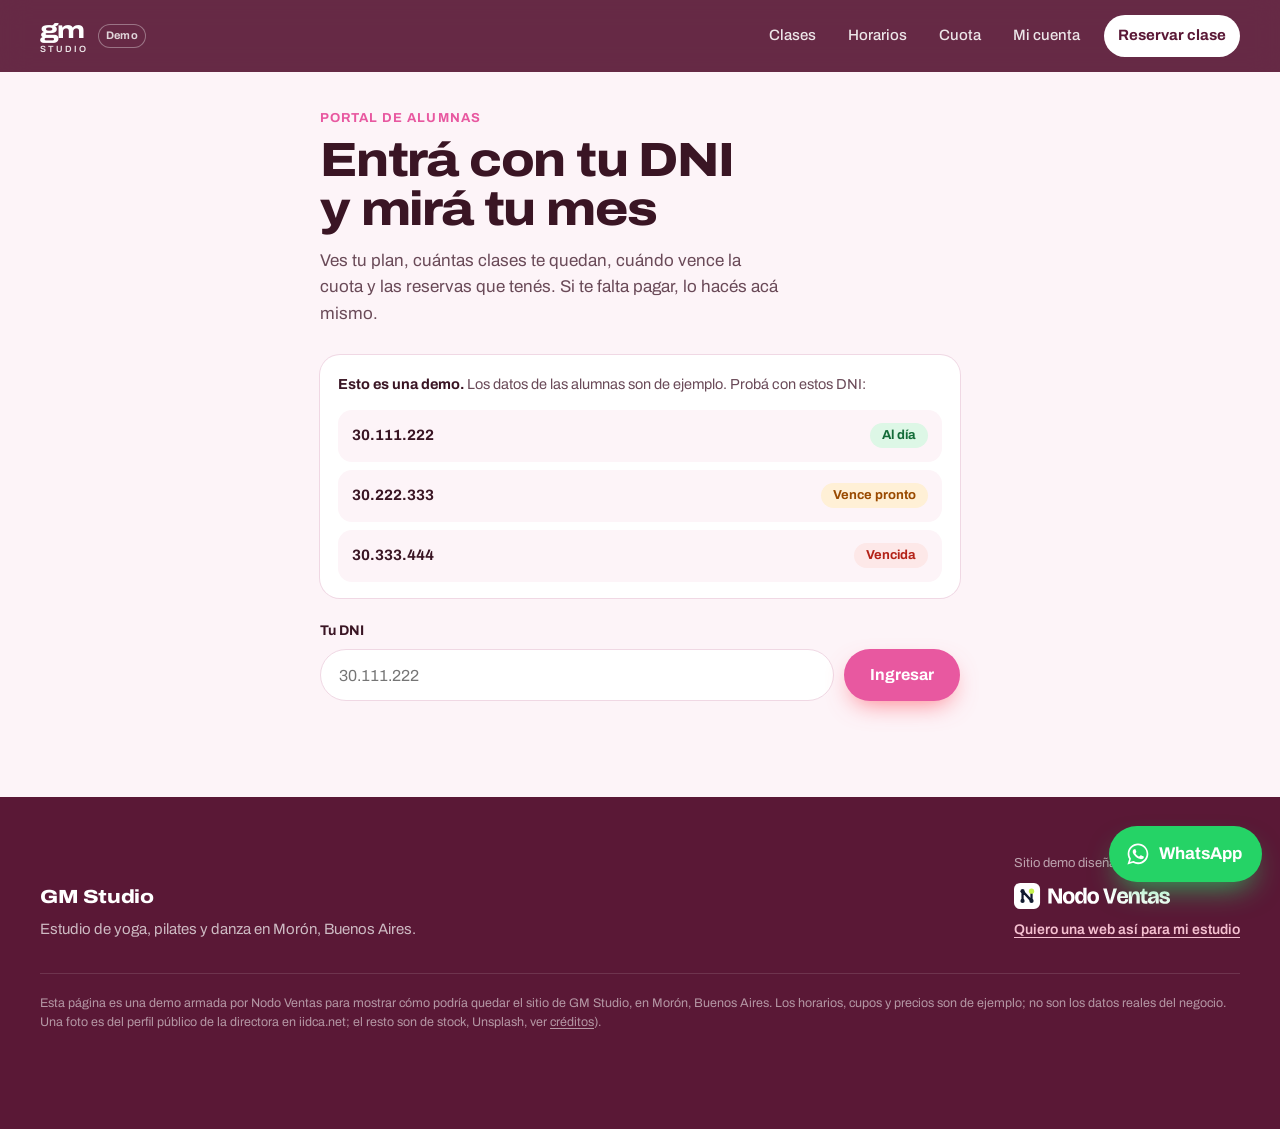
<file: mi-cuenta/index.html>
<!DOCTYPE html>
<html lang="es-AR">
<head>
  <meta charset="utf-8">
  <meta name="viewport" content="width=device-width, initial-scale=1, viewport-fit=cover">
  <title>Portal de alumnas · GM Studio</title>
  <meta name="description" content="Entrá con tu DNI y mirá tu plan, cuántas clases te quedan, cuándo vence la cuota y tus reservas. Sitio demo creado por Nodo Ventas.">
  <meta name="robots" content="noindex, nofollow">
  <meta name="theme-color" content="#5A1836">
  <link rel="icon" href="../img/brand/favicon.png" type="image/png">
  <link rel="preconnect" href="https://fonts.googleapis.com">
  <link rel="preconnect" href="https://fonts.gstatic.com" crossorigin>
  <link href="https://fonts.googleapis.com/css2?family=Archivo:wdth,wght@62..125,400..900&display=swap" rel="stylesheet">
  <link rel="stylesheet" href="../styles.css">
  <link rel="stylesheet" href="portal.css">
</head>
<body class="subpage">
  <a class="skip" href="#contenido">Saltar al contenido</a>

  <header class="site-header solid" id="top">
    <div class="wrap header-inner">
      <a class="brand" href="../" aria-label="GM Studio, inicio">
        <span class="brand-wordmark gm" aria-hidden="true"><span class="wm-name">gm</span><span class="wm-sub">studio</span></span>
      </a>
      <a class="demo-tag" href="../oferta/" title="Sitio demo hecho por Nodo Ventas">Demo</a>
      <button class="menu-btn" type="button" aria-expanded="false" aria-controls="nav" aria-label="Abrir menú"><span></span><span></span></button>
      <nav class="nav" id="nav">
        <a href="../#clases">Clases</a>
        <a href="../#horarios">Horarios</a>
        <a href="../#cuota">Cuota</a>
        <a href="./" aria-current="page">Mi cuenta</a>
        <a class="nav-cta" href="../#horarios">Reservar clase</a>
      </nav>
    </div>
  </header>

  <main id="contenido" class="portal">
    <div class="wrap portal-wrap">
      <p class="portal-kicker">Portal de alumnas</p>
      <h1>Entrá con tu DNI y mirá tu mes</h1>
      <p class="portal-lead">Ves tu plan, cuántas clases te quedan, cuándo vence la cuota y las reservas que tenés. Si te falta pagar, lo hacés acá mismo.</p>

      <aside class="demo-banner" aria-label="Datos de la demo">
        <p><strong>Esto es una demo.</strong> Los datos de las alumnas son de ejemplo. Probá con estos DNI:</p>
        <div class="dni-hints">
          <button type="button" class="hint" data-dni="30111222">30.111.222 <span class="badge badge-ok">Al día</span></button>
          <button type="button" class="hint" data-dni="30222333">30.222.333 <span class="badge badge-pend">Vence pronto</span></button>
          <button type="button" class="hint" data-dni="30333444">30.333.444 <span class="badge badge-late">Vencida</span></button>
        </div>
      </aside>

      <form id="login-form" class="dni-form">
        <label for="dni">Tu DNI</label>
        <div class="dni-row">
          <input id="dni" name="dni" inputmode="numeric" autocomplete="off" required placeholder="30.111.222" aria-describedby="dni-error">
          <button class="btn btn-coral" type="submit">Ingresar</button>
        </div>
        <p class="form-error" id="dni-error" hidden>No encontramos ese DNI. En la demo usá uno de los tres de arriba.</p>
      </form>

      <section id="account-panel" class="account portal-account" hidden aria-live="polite"></section>
    </div>
  </main>

  <footer class="site-footer">
    <div class="wrap footer-grid">
      <div class="footer-brand">
        <span class="brand-name">GM Studio</span>
        <p>Estudio de yoga, pilates y danza en Morón, Buenos Aires.</p>
      </div>
      <div class="made-by">
        <span>Sitio demo diseñado por</span>
        <a href="../oferta/" aria-label="Nodo Ventas, ver la oferta"><img src="../img/nodo/nodo-ventas-logo-blanco.svg" alt="Nodo Ventas" width="150" height="25"></a>
        <a class="made-link" href="../oferta/">Quiero una web así para mi estudio</a>
      </div>
    </div>
    <p class="wrap legal">Esta página es una demo armada por Nodo Ventas para mostrar cómo podría quedar el sitio de GM Studio, en Morón, Buenos Aires. Los horarios, cupos y precios son de ejemplo; no son los datos reales del negocio. Una foto es del perfil público de la directora en iidca.net; el resto son de stock, Unsplash, ver <a href="../CREDITS.md">créditos</a>).</p>
  </footer>

  <a class="wa-float" href="https://wa.me/5491100000000?text=Hola%21%20Quiero%20reservar%20una%20clase%20de%20prueba" target="_blank" rel="noopener" aria-label="Escribir por WhatsApp">
    <svg viewBox="0 0 32 32" aria-hidden="true"><path fill="currentColor" d="M16 3C9 3 3.3 8.6 3.3 15.6c0 2.4.7 4.7 1.9 6.7L3 29l6.9-2.1c1.9 1 4 1.6 6.1 1.6 7 0 12.7-5.6 12.7-12.6S23 3 16 3zm0 23.2c-1.9 0-3.8-.5-5.4-1.5l-.4-.2-4.1 1.2 1.2-4-.3-.4a10.4 10.4 0 0 1-1.6-5.6C5.4 9.9 10.1 5.3 16 5.3s10.6 4.6 10.6 10.3S21.9 26.2 16 26.2zm5.8-7.7c-.3-.2-1.9-.9-2.2-1-.3-.1-.5-.2-.7.2-.2.3-.8 1-1 1.2-.2.2-.4.2-.7.1-.3-.2-1.3-.5-2.5-1.6-.9-.8-1.6-1.8-1.7-2.1-.2-.3 0-.5.1-.6l.5-.6c.2-.2.2-.3.3-.6.1-.2 0-.4 0-.6l-1-2.4c-.3-.6-.5-.5-.7-.5h-.6c-.2 0-.6.1-.9.4-.3.3-1.2 1.1-1.2 2.7s1.2 3.2 1.4 3.4c.2.2 2.4 3.6 5.8 5 2.9 1.1 3.4.9 4 .8.6-.1 1.9-.8 2.2-1.5.3-.8.3-1.4.2-1.5-.1-.2-.3-.3-.6-.4z"/></svg>
    <span>WhatsApp</span>
  </a>

  <div class="modal" id="modal-pago" hidden>
    <div class="sheet" role="dialog" aria-modal="true" aria-labelledby="pago-titulo">
      <button class="sheet-x" type="button" data-close aria-label="Cerrar">×</button>
      <div id="pago-form">
        <h2 id="pago-titulo">Cuota de noviembre</h2>
        <p class="pay-amount">$18.000</p>
        <p class="class-resume" id="pago-resumen">Plan 8 clases · GM Studio</p>
        <fieldset class="pay-methods">
          <legend>Medio de pago</legend>
          <label><input type="radio" name="pm" checked> Dinero en cuenta de Mercado Pago</label>
          <label><input type="radio" name="pm"> Tarjeta de débito o crédito</label>
        </fieldset>
        <button class="btn btn-mp btn-block" type="button" id="btn-pagar">Pagar $18.000</button>
        <p class="fine-print">Simulación de demo: no se abre un checkout real ni se cobra nada.</p>
      </div>
      <div id="pago-ok" hidden>
        <div class="ok-head">
          <span class="ok-check" aria-hidden="true"><svg viewBox="0 0 24 24"><path d="M5 12.5l4.2 4.2L19 7" fill="none" stroke="currentColor" stroke-width="2.6" stroke-linecap="round" stroke-linejoin="round"/></svg></span>
          <div><h2>Pago aprobado</h2><p class="class-resume">La cuota quedó acreditada en tu cuenta.</p></div>
        </div>
        <button class="btn btn-ink btn-block" type="button" data-close>Volver</button>
      </div>
    </div>
  </div>

  <script src="portal.js"></script>
</body>
</html>
</file>
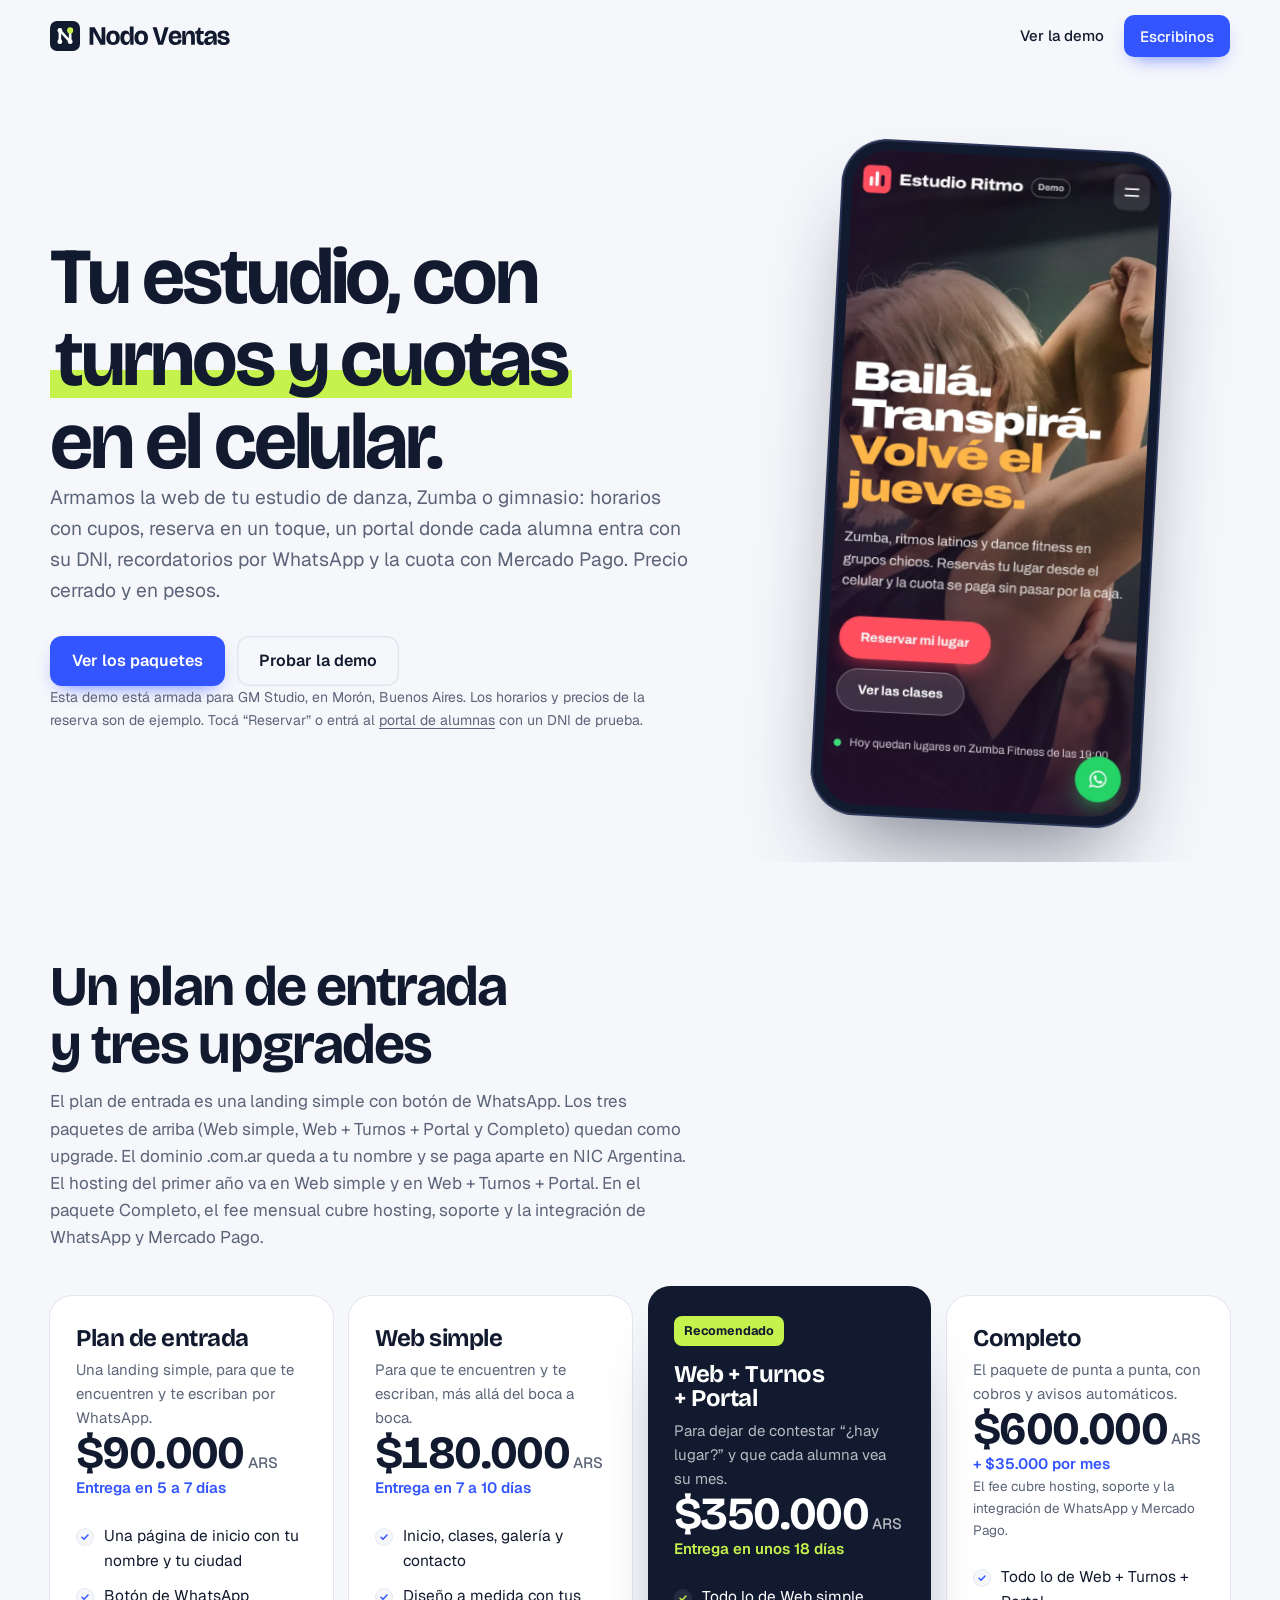
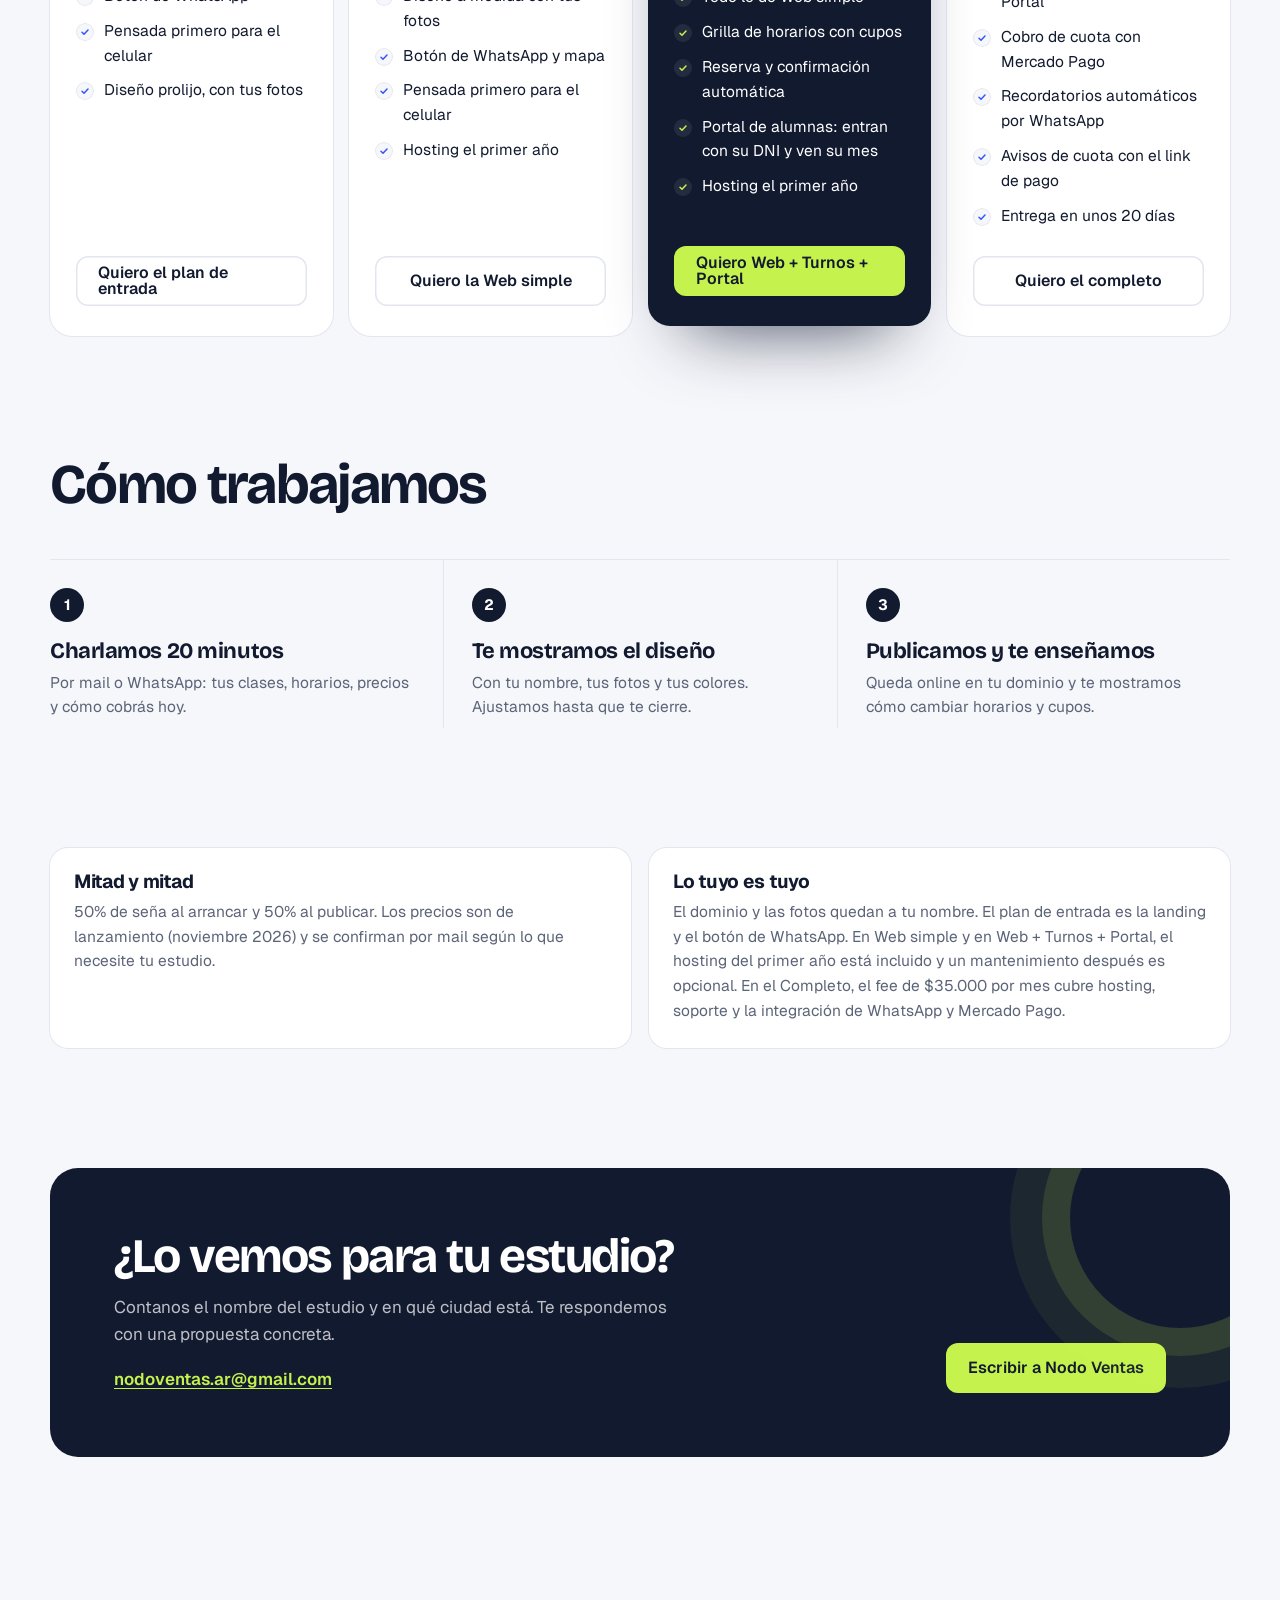
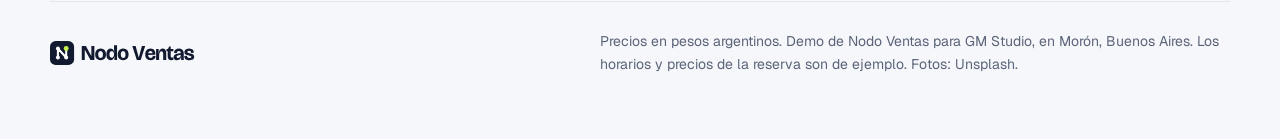
<file: oferta/index.html>
<!DOCTYPE html>
<html lang="es-AR">
<head>
  <meta charset="utf-8">
  <meta name="viewport" content="width=device-width, initial-scale=1">
  <title>Webs con turnos y cobros para estudios · Nodo Ventas</title>
  <meta name="description" content="Nodo Ventas arma webs para estudios de danza, Zumba, yoga, pilates, academias y centros de belleza: landing de entrada, horarios, reserva, portal de alumnas, recordatorios por WhatsApp y cuota con Mercado Pago.">
  <meta name="robots" content="noindex, nofollow">
  <meta name="theme-color" content="#F6F7FB">
  <link rel="icon" href="../img/nodo/favicon.svg" type="image/svg+xml">
  <link rel="preconnect" href="https://fonts.googleapis.com">
  <link rel="preconnect" href="https://fonts.gstatic.com" crossorigin>
  <link href="https://fonts.googleapis.com/css2?family=Bricolage+Grotesque:opsz,wght@12..96,600..800&family=Geist:wght@400..700&display=swap" rel="stylesheet">
  <link rel="stylesheet" href="../nodo.css">
</head>
<body class="nv">
  <header class="nv-header">
    <div class="nv-wrap">
      <a class="nv-logo" href="./"><img src="../img/nodo/nodo-ventas-logo.svg" alt="Nodo Ventas" width="182" height="30"></a>
      <nav class="nv-nav">
        <a class="nv-hide-sm" href="../">Ver la demo</a>
        <a class="nv-btn nv-btn-primary" href="mailto:nodoventas.ar@gmail.com?subject=Quiero%20una%20web%20para%20mi%20estudio">Escribinos</a>
      </nav>
    </div>
  </header>

  <main>
    <section class="nv-hero">
      <div class="nv-wrap">
        <div>
          <h1>Tu estudio, con <span class="nv-mark">turnos y cuotas</span> en el celular.</h1>
          <p class="nv-lead">Armamos la web de tu estudio de danza, Zumba o gimnasio: horarios con cupos, reserva en un toque, un portal donde cada alumna entra con su DNI, recordatorios por WhatsApp y la cuota con Mercado Pago. Precio cerrado y en pesos.</p>
          <div class="nv-cta-row">
            <a class="nv-btn nv-btn-primary" href="#paquetes">Ver los paquetes</a>
            <a class="nv-btn nv-btn-line" href="../">Probar la demo</a>
          </div>
          <p class="nv-note">Esta demo está armada para GM Studio, en Morón, Buenos Aires. Los horarios y precios de la reserva son de ejemplo. Tocá “Reservar” o entrá al <a href="../mi-cuenta/">portal de alumnas</a> con un DNI de prueba.</p>
        </div>
        <div class="nv-device"><img src="../img/nodo/demo-movil.webp" alt="La demo de GM Studio en un celular" width="390" height="800"></div>
      </div>
    </section>

    <section class="nv-section" id="paquetes">
      <div class="nv-wrap">
        <div class="nv-head">
          <h2>Un plan de entrada y tres upgrades</h2>
          <p>El plan de entrada es una landing simple con botón de WhatsApp. Los tres paquetes de arriba (Web simple, Web + Turnos + Portal y Completo) quedan como upgrade. El dominio .com.ar queda a tu nombre y se paga aparte en NIC Argentina. El hosting del primer año va en Web simple y en Web + Turnos + Portal. En el paquete Completo, el fee mensual cubre hosting, soporte y la integración de WhatsApp y Mercado Pago.</p>
        </div>
        <div class="nv-plans">
          <article class="nv-plan">
            <h3>Plan de entrada</h3>
            <p class="nv-for">Una landing simple, para que te encuentren y te escriban por WhatsApp.</p>
            <p class="nv-price">$90.000<small>ARS</small></p>
            <p class="nv-fee">Entrega en 5 a 7 días</p>
            <ul>
              <li>Una página de inicio con tu nombre y tu ciudad</li>
              <li>Botón de WhatsApp</li>
              <li>Pensada primero para el celular</li>
              <li>Diseño prolijo, con tus fotos</li>
            </ul>
            <a class="nv-btn nv-btn-line" href="mailto:nodoventas.ar@gmail.com?subject=Plan%20de%20entrada">Quiero el plan de entrada</a>
          </article>
          <article class="nv-plan">
            <h3>Web simple</h3>
            <p class="nv-for">Para que te encuentren y te escriban, más allá del boca a boca.</p>
            <p class="nv-price">$180.000<small>ARS</small></p>
            <p class="nv-fee">Entrega en 7 a 10 días</p>
            <ul>
              <li>Inicio, clases, galería y contacto</li>
              <li>Diseño a medida con tus fotos</li>
              <li>Botón de WhatsApp y mapa</li>
              <li>Pensada primero para el celular</li>
              <li>Hosting el primer año</li>
            </ul>
            <a class="nv-btn nv-btn-line" href="mailto:nodoventas.ar@gmail.com?subject=Paquete%20Web%20simple">Quiero la Web simple</a>
          </article>
          <article class="nv-plan nv-featured">
            <span class="nv-flag">Recomendado</span>
            <h3>Web + Turnos + Portal</h3>
            <p class="nv-for">Para dejar de contestar “¿hay lugar?” y que cada alumna vea su mes.</p>
            <p class="nv-price">$350.000<small>ARS</small></p>
            <p class="nv-fee">Entrega en unos 18 días</p>
            <ul>
              <li>Todo lo de Web simple</li>
              <li>Grilla de horarios con cupos</li>
              <li>Reserva y confirmación automática</li>
              <li>Portal de alumnas: entran con su DNI y ven su mes</li>
              <li>Hosting el primer año</li>
            </ul>
            <a class="nv-btn nv-btn-lime" href="mailto:nodoventas.ar@gmail.com?subject=Paquete%20Web%20%2B%20Turnos%20%2B%20Portal">Quiero Web + Turnos + Portal</a>
          </article>
          <article class="nv-plan">
            <h3>Completo</h3>
            <p class="nv-for">El paquete de punta a punta, con cobros y avisos automáticos.</p>
            <p class="nv-price">$600.000<small>ARS</small></p>
            <p class="nv-fee">+ $35.000 por mes</p>
            <p class="nv-fee-note">El fee cubre hosting, soporte y la integración de WhatsApp y Mercado Pago.</p>
            <ul>
              <li>Todo lo de Web + Turnos + Portal</li>
              <li>Cobro de cuota con Mercado Pago</li>
              <li>Recordatorios automáticos por WhatsApp</li>
              <li>Avisos de cuota con el link de pago</li>
              <li>Entrega en unos 20 días</li>
            </ul>
            <a class="nv-btn nv-btn-line" href="mailto:nodoventas.ar@gmail.com?subject=Paquete%20Completo">Quiero el completo</a>
          </article>
        </div>
      </div>
    </section>

    <section class="nv-section" style="padding-top:24px">
      <div class="nv-wrap">
        <div class="nv-head"><h2>Cómo trabajamos</h2></div>
        <div class="nv-steps">
          <div class="nv-step"><h3>Charlamos 20 minutos</h3><p>Por mail o WhatsApp: tus clases, horarios, precios y cómo cobrás hoy.</p></div>
          <div class="nv-step"><h3>Te mostramos el diseño</h3><p>Con tu nombre, tus fotos y tus colores. Ajustamos hasta que te cierre.</p></div>
          <div class="nv-step"><h3>Publicamos y te enseñamos</h3><p>Queda online en tu dominio y te mostramos cómo cambiar horarios y cupos.</p></div>
        </div>
      </div>
    </section>

    <section class="nv-section" style="padding-top:24px">
      <div class="nv-wrap nv-terms">
        <div class="nv-term"><h3>Mitad y mitad</h3><p>50% de seña al arrancar y 50% al publicar. Los precios son de lanzamiento (noviembre 2026) y se confirman por mail según lo que necesite tu estudio.</p></div>
        <div class="nv-term"><h3>Lo tuyo es tuyo</h3><p>El dominio y las fotos quedan a tu nombre. El plan de entrada es la landing y el botón de WhatsApp. En Web simple y en Web + Turnos + Portal, el hosting del primer año está incluido y un mantenimiento después es opcional. En el Completo, el fee de $35.000 por mes cubre hosting, soporte y la integración de WhatsApp y Mercado Pago.</p></div>
      </div>
    </section>

    <section class="nv-section" style="padding-top:24px">
      <div class="nv-wrap">
        <div class="nv-cta">
          <div>
            <h2>¿Lo vemos para tu estudio?</h2>
            <p>Contanos el nombre del estudio y en qué ciudad está. Te respondemos con una propuesta concreta.</p>
            <a class="nv-mail" href="mailto:nodoventas.ar@gmail.com">nodoventas.ar@gmail.com</a>
          </div>
          <a class="nv-btn nv-btn-lime" href="mailto:nodoventas.ar@gmail.com?subject=Quiero%20una%20web%20para%20mi%20estudio">Escribir a Nodo Ventas</a>
        </div>
      </div>
    </section>
  </main>

  <footer class="nv-footer">
    <div class="nv-wrap">
      <img src="../img/nodo/nodo-ventas-logo.svg" alt="Nodo Ventas" width="146" height="24">
      <p class="nv-disclaimer">Precios en pesos argentinos. Demo de Nodo Ventas para GM Studio, en Morón, Buenos Aires. Los horarios y precios de la reserva son de ejemplo. Fotos: Unsplash.</p>
    </div>
  </footer>
  <script>
    const h = document.querySelector(".nv-header");
    addEventListener("scroll", () => h.classList.toggle("scrolled", scrollY > 8), { passive: true });
  </script>
</body>
</html>
</file>
<file: styles.css>
:root {
  --plum: #5A1836;
  --plum-2: #7A2448;
  --coral: #E858A0;
  --coral-ink: #C44088;
  --amber: #F5C0D0;
  --paper: #FFFFFF;
  --mist: #FDF4F8;
  --ink: #3A1524;
  --ink-soft: #6A4A58;
  --line: #F0D8E4;
  --mp: #009EE3;
  --wa: #25D366;
  --font: "Archivo", "Helvetica Neue", Arial, sans-serif;
  --max: 1200px;
  --ease: cubic-bezier(.16, 1, .3, 1);
}
*, *::before, *::after { box-sizing: border-box; }
html { scroll-behavior: smooth; -webkit-text-size-adjust: 100%; }
@media (prefers-reduced-motion: reduce) { html { scroll-behavior: auto; } *, *::before, *::after { animation: none !important; transition: none !important; } }
body { margin: 0; background: var(--paper); color: var(--ink); font-family: var(--font); font-size: 17px; line-height: 1.55; -webkit-font-smoothing: antialiased; font-variation-settings: "wdth" 100; }
::selection { background: var(--coral); color: #fff; }
img { max-width: 100%; display: block; }
a { color: inherit; text-underline-offset: .18em; }
button, input { font: inherit; color: inherit; }
button { cursor: pointer; }
:focus-visible { outline: 3px solid var(--amber); outline-offset: 3px; border-radius: 6px; }
h1, h2, h3 { margin: 0; line-height: 1.02; letter-spacing: -0.025em; font-weight: 800; font-stretch: 112%; font-variation-settings: "wdth" 112; text-wrap: balance; }
p { margin: 0; }
.wrap { width: min(var(--max), calc(100% - 40px)); margin-inline: auto; }
.skip { position: absolute; left: 12px; top: -48px; z-index: 100; background: var(--amber); color: var(--ink); padding: 8px 12px; border-radius: 8px; }
.skip:focus { top: 12px; }

/* header */
.site-header { position: fixed; inset: 0 0 auto; z-index: 40; color: #fff; transition: background .4s var(--ease), box-shadow .4s var(--ease); }
.site-header.solid { background: rgba(90, 24, 54, .92); backdrop-filter: saturate(1.4) blur(14px); box-shadow: 0 1px 0 rgba(255,255,255,.08); }
.header-inner { display: flex; align-items: center; justify-content: space-between; min-height: 72px; gap: 16px; }
.brand { display: inline-flex; align-items: center; gap: 10px; text-decoration: none; }
.brand-mark { width: 34px; height: 34px; }
.brand-name { font-weight: 800; font-size: 19px; letter-spacing: -0.02em; font-variation-settings: "wdth" 118; }

/* branding real */
.brand-logo { display: block; height: 44px; width: auto; max-width: 200px; object-fit: contain; }
.brand-logo.round { height: 48px; width: 48px; max-width: 48px; border-radius: 50%; background: #fff; object-fit: cover; box-shadow: 0 0 0 1px rgba(255,255,255,.18); }
.brand-logo.tile { height: 52px; width: auto; max-width: 168px; border-radius: 8px; background: #fff; padding: 3px 5px; object-fit: contain; }
.brand-wordmark { display: flex; flex-direction: column; justify-content: center; line-height: 1; color: #fff; text-decoration: none; }
.brand-wordmark .wm-name { font-weight: 500; font-size: 22px; letter-spacing: 0.01em; font-variation-settings: "wdth" 110; }
.brand-wordmark .wm-sub { font-size: 9px; font-weight: 600; letter-spacing: 0.16em; text-transform: uppercase; opacity: .88; margin-top: 3px; }
.brand-wordmark.gm .wm-name { font-weight: 800; font-size: 24px; letter-spacing: -0.04em; text-transform: lowercase; font-variation-settings: "wdth" 125; }
.brand-wordmark.gm .wm-sub { letter-spacing: 0.22em; font-weight: 600; font-size: 9px; }
@media (max-width: 860px) {
  .brand-logo { height: 38px; max-width: 150px; }
  .brand-logo.round { height: 42px; width: 42px; max-width: 42px; }
  .brand-logo.tile { height: 48px; max-width: 150px; }
  .brand-wordmark .wm-name { font-size: 20px; }
}

.nav { display: flex; align-items: center; gap: 4px; }
.nav a { text-decoration: none; font-size: 15px; font-weight: 500; padding: 9px 14px; border-radius: 999px; opacity: .88; transition: background .2s, opacity .2s; }
.nav a:hover { opacity: 1; background: rgba(255,255,255,.1); }
.nav .nav-cta { background: #fff; color: var(--plum); font-weight: 700; opacity: 1; margin-left: 6px; }
.nav .nav-cta:hover { background: var(--amber); }
.menu-btn { display: none; width: 44px; height: 44px; border: 0; border-radius: 12px; background: rgba(255,255,255,.12); position: relative; }
.menu-btn span { position: absolute; left: 13px; right: 13px; height: 2px; background: #fff; border-radius: 2px; transition: transform .3s var(--ease); }
.menu-btn span:first-child { top: 17px; } .menu-btn span:last-child { top: 25px; }
.menu-btn[aria-expanded="true"] span:first-child { transform: translateY(4px) rotate(45deg); }
.menu-btn[aria-expanded="true"] span:last-child { transform: translateY(-4px) rotate(-45deg); }
@media (max-width: 860px) {
  .menu-btn { display: block; }
  .nav { position: absolute; top: 72px; left: 12px; right: 12px; flex-direction: column; align-items: stretch; padding: 10px; border-radius: 18px; background: var(--plum); box-shadow: 0 24px 48px rgba(0,0,0,.35); opacity: 0; transform: translateY(-8px); pointer-events: none; transition: opacity .25s var(--ease), transform .25s var(--ease); }
  .nav.open { opacity: 1; transform: none; pointer-events: auto; }
  .nav a { padding: 14px 16px; font-size: 17px; }
  .nav .nav-cta { margin: 6px 0 0; text-align: center; }
}

/* buttons */
.btn { display: inline-flex; align-items: center; justify-content: center; gap: 8px; min-height: 52px; padding: 0 26px; border-radius: 999px; border: 0; font-weight: 700; font-size: 16px; text-decoration: none; transition: transform .2s var(--ease), background .2s, box-shadow .2s; }
.btn:active { transform: scale(.97); }
.btn-coral { background: var(--coral); color: #fff; box-shadow: 0 10px 24px -8px rgba(255,77,94,.7); }
.btn-coral:hover { background: var(--coral-ink); }
.btn-glass { background: rgba(255,255,255,.14); color: #fff; backdrop-filter: blur(8px); box-shadow: inset 0 0 0 1px rgba(255,255,255,.35); }
.btn-glass:hover { background: rgba(255,255,255,.24); }
.btn-ink { background: var(--plum); color: #fff; }
.btn-ink:hover { background: var(--plum-2); }
.btn-mp { background: var(--mp); color: #fff; }
.btn-mp:hover { background: #0088c4; }
.btn-ghost { background: transparent; box-shadow: inset 0 0 0 1.5px var(--line); color: var(--ink); }
.btn-block { width: 100%; }
.btn[disabled] { opacity: .45; cursor: not-allowed; box-shadow: none; }

/* hero */
.hero { position: relative; min-height: 100svh; display: flex; align-items: flex-end; color: #fff; overflow: hidden; background: var(--plum); }
.hero-img { position: absolute; inset: 0; width: 100%; height: 100%; object-fit: cover; object-position: 62% 30%; transform: scale(1.06); animation: settle 1.8s var(--ease) forwards; }
.hero-shade { position: absolute; inset: 0; background: linear-gradient(180deg, rgba(90, 24, 54,.55) 0%, rgba(90, 24, 54,0) 28%, rgba(90, 24, 54,.2) 50%, rgba(90, 24, 54,.94) 100%), linear-gradient(90deg, rgba(90, 24, 54,.7) 0%, rgba(90, 24, 54,0) 65%); }
.hero-inner { position: relative; padding: 96px 0 64px; display: grid; grid-template-columns: 1.15fr minmax(260px, 360px); gap: 40px; align-items: end; width: 100%; }
.hero-video { width: min(100%, 360px); aspect-ratio: 9 / 16; justify-self: end; border-radius: 22px; overflow: hidden; background: #000; box-shadow: 0 28px 60px -18px rgba(0,0,0,.7), 0 0 0 1px rgba(255,255,255,.14); }
.hero-video video { width: 100%; height: 100%; display: block; object-fit: contain; background: #000; }
.hero-copy { min-width: 0; }
.hero-title { font-size: clamp(50px, 9vw, 124px); line-height: .9; letter-spacing: -0.035em; font-weight: 900; font-variation-settings: "wdth" 125; max-width: 11ch; }
.hero-title span { display: inline-block; opacity: 0; transform: translateY(.35em); animation: rise .9s var(--ease) forwards; }
.hero-title span:nth-child(2) { animation-delay: .12s; }
.hero-title span:nth-child(3) { animation-delay: .24s; color: var(--amber); }
.hero-lead { max-width: 46ch; margin-top: 26px; font-size: clamp(17px, 1.6vw, 20px); color: rgba(255,255,255,.86); }
.hero-actions { display: flex; flex-wrap: wrap; gap: 12px; margin-top: 30px; }
.hero-meta { display: flex; align-items: center; gap: 10px; margin-top: 28px; font-size: 14px; color: rgba(255,255,255,.75); }
.live-dot { width: 9px; height: 9px; border-radius: 50%; background: #3BE07A; box-shadow: 0 0 0 0 rgba(59,224,122,.6); animation: pulse 2s infinite; }
@keyframes settle { to { transform: scale(1); } }
@keyframes rise { to { opacity: 1; transform: none; } }
@keyframes pulse { 70% { box-shadow: 0 0 0 10px rgba(59,224,122,0); } 100% { box-shadow: 0 0 0 0 rgba(59,224,122,0); } }

/* sections */
section { scroll-margin-top: 72px; }
.section-head { display: grid; grid-template-columns: 1.1fr 1fr; gap: 24px 64px; align-items: end; margin-bottom: 40px; }
.section-head h2 { font-size: clamp(36px, 5vw, 64px); }
.section-head p { color: var(--ink-soft); max-width: 48ch; }
@media (max-width: 860px) { .section-head { grid-template-columns: 1fr; margin-bottom: 28px; } }

.clases { padding: 104px 0 88px; }
.rail { display: grid; grid-auto-flow: column; grid-auto-columns: minmax(280px, 31%); gap: 18px; overflow-x: auto; scroll-snap-type: x mandatory; padding: 4px max(20px, calc((100% - var(--max)) / 2)) 24px; scroll-padding-inline: max(20px, calc((100% - var(--max)) / 2)); scrollbar-width: thin; scrollbar-color: var(--coral) var(--mist); }
.rail::-webkit-scrollbar { height: 6px; } .rail::-webkit-scrollbar-thumb { background: var(--coral); border-radius: 6px; } .rail::-webkit-scrollbar-track { background: var(--mist); }
@media (max-width: 860px) { .rail { grid-auto-columns: 78%; } }
.class-tile { position: relative; scroll-snap-align: start; border-radius: 22px; overflow: hidden; aspect-ratio: 4 / 5; background: var(--plum); color: #fff; isolation: isolate; }
.class-tile img { position: absolute; inset: 0; width: 100%; height: 100%; object-fit: cover; transition: transform .8s var(--ease); z-index: -1; }
.class-tile::after { content: ""; position: absolute; inset: 0; z-index: -1; background: linear-gradient(180deg, rgba(90, 24, 54,0) 40%, rgba(90, 24, 54,.92) 100%); }
.class-tile:hover img { transform: scale(1.05); }
.tile-copy { position: absolute; inset: auto 0 0; padding: 22px; }
.tile-copy h3 { font-size: 28px; }
.tile-copy p { margin-top: 6px; color: rgba(255,255,255,.85); font-size: 15px; }
.tile-meta { display: inline-block; margin-top: 12px; font-size: 13px; font-weight: 600; color: var(--amber); }

/* horarios */
.horarios { padding: 96px 0; background: var(--mist); }
.days { display: flex; gap: 8px; overflow-x: auto; padding-bottom: 6px; margin-bottom: 22px; scrollbar-width: none; }
.days::-webkit-scrollbar { display: none; }
.day { flex: 0 0 auto; min-width: 82px; padding: 12px 16px; border-radius: 16px; border: 0; background: #fff; color: var(--ink); text-align: left; box-shadow: inset 0 0 0 1px var(--line); transition: background .2s, color .2s; }
.day b { display: block; font-size: 17px; }
.day small { color: var(--ink-soft); font-size: 13px; }
.day[aria-selected="true"] { background: var(--plum); color: #fff; box-shadow: none; }
.day[aria-selected="true"] small { color: rgba(255,255,255,.7); }
.schedule { display: grid; gap: 12px; }
.slot { display: grid; grid-template-columns: 76px 96px 1fr auto; align-items: center; gap: 20px; padding: 14px 16px 14px 20px; border-radius: 20px; background: #fff; box-shadow: 0 1px 2px rgba(90, 24, 54,.06); animation: rise .5s var(--ease) both; opacity: 0; transform: translateY(8px); }
.slot:nth-child(2) { animation-delay: .05s; } .slot:nth-child(3) { animation-delay: .1s; }
.slot-time { font-size: 24px; font-weight: 800; font-variant-numeric: tabular-nums; letter-spacing: -0.02em; }
.slot-time small { display: block; font-size: 13px; font-weight: 500; color: var(--ink-soft); }
.slot img { width: 96px; height: 72px; object-fit: cover; border-radius: 12px; }
.slot h3 { font-size: 20px; letter-spacing: -0.015em; font-variation-settings: "wdth" 105; }
.slot-sub { color: var(--ink-soft); font-size: 14px; margin-top: 2px; }
.spots { display: flex; align-items: center; gap: 10px; margin-top: 8px; font-size: 13px; font-weight: 600; }
.bar { width: 110px; height: 6px; border-radius: 6px; background: var(--line); overflow: hidden; }
.bar i { display: block; height: 100%; background: var(--coral); border-radius: 6px; }
.spots.ok { color: #1F8A4C; } .spots.ok .bar i { background: #2EB866; }
.spots.warn { color: #C2410C; } .spots.warn .bar i { background: var(--amber); }
.spots.full { color: var(--ink-soft); }
.slot .btn { min-height: 46px; padding: 0 20px; font-size: 15px; }
@media (max-width: 720px) {
  .slot { grid-template-columns: 64px 1fr; grid-template-areas: "time info" "btn btn"; gap: 12px 14px; padding: 16px; }
  .slot img { display: none; }
  .slot-time { grid-area: time; font-size: 21px; }
  .slot-info { grid-area: info; }
  .slot .btn { grid-area: btn; width: 100%; }
}

/* cuota */
.cuota { padding: 112px 0; }
.cuota-grid { display: grid; grid-template-columns: 1fr minmax(320px, 440px); gap: 64px; align-items: center; }
.cuota-copy h2, .avisos-copy h2 { font-size: clamp(36px, 5vw, 60px); }
.cuota-copy > p, .avisos-copy > p { margin-top: 18px; color: var(--ink-soft); max-width: 46ch; }
.ticks { list-style: none; padding: 0; margin: 26px 0 0; display: grid; gap: 12px; }
.ticks li { display: flex; gap: 12px; align-items: flex-start; font-weight: 500; }
.ticks li::before { content: ""; flex: 0 0 22px; height: 22px; border-radius: 50%; background: var(--coral) url("data:image/svg+xml,%3Csvg xmlns='http://www.w3.org/2000/svg' viewBox='0 0 24 24'%3E%3Cpath d='M6 12.5l4 4L18 8' fill='none' stroke='white' stroke-width='3' stroke-linecap='round' stroke-linejoin='round'/%3E%3C/svg%3E") center/14px no-repeat; margin-top: 1px; }
.account { background: #fff; border-radius: 28px; padding: 26px; box-shadow: 0 30px 60px -24px rgba(90, 24, 54,.35), 0 0 0 1px var(--line); }
.account-head { display: flex; gap: 14px; align-items: center; padding-bottom: 18px; border-bottom: 1px solid var(--line); }
.account-head strong { display: block; font-size: 18px; } .account-head span { color: var(--ink-soft); font-size: 14px; }
.avatar { width: 48px; height: 48px; border-radius: 50%; display: grid; place-items: center; background: var(--amber); color: var(--plum); font-weight: 800; }
.fee-row { display: flex; justify-content: space-between; align-items: center; padding: 16px 0; border-bottom: 1px solid var(--line); }
.fee-row strong { display: block; } .fee-row span { color: var(--ink-soft); font-size: 14px; }
.badge { font-size: 13px; font-weight: 700; padding: 6px 12px; border-radius: 999px; }
.badge-ok { background: #DDF7E6; color: #136C38; }
.badge-pend { background: #FFF0D6; color: #9A4A00; }
.account .btn-mp { width: 100%; margin-top: 20px; }
.fine-print { font-size: 12.5px; color: var(--ink-soft); margin-top: 12px; }
@media (max-width: 860px) { .cuota-grid { grid-template-columns: 1fr; gap: 40px; } .cuota { padding: 80px 0; } }

/* avisos */
.avisos { padding: 112px 0; background: var(--plum); color: #fff; overflow: hidden; }
.avisos-grid { display: grid; grid-template-columns: minmax(300px, 380px) 1fr; gap: 80px; align-items: center; }
.avisos-copy > p { color: rgba(255,255,255,.78); }
.avisos-copy .btn { margin-top: 28px; background: #fff; color: var(--plum); }
.phone { border-radius: 40px; padding: 10px; background: #0E0711; box-shadow: 0 40px 80px -20px rgba(0,0,0,.6), 0 0 0 1px rgba(255,255,255,.08); transform: rotate(-2deg); }
.phone .wa-top { border-radius: 30px 30px 0 0; }
.phone .wa-body { border-radius: 0 0 30px 30px; min-height: 470px; }
@media (max-width: 860px) { .avisos-grid { grid-template-columns: 1fr; gap: 48px; } .phone { transform: none; max-width: 380px; } .avisos { padding: 80px 0; } }

/* whatsapp look */
.wa-top { display: flex; align-items: center; gap: 10px; padding: 12px 14px; background: #008069; color: #fff; }
.wa-back { font-size: 26px; line-height: 1; opacity: .9; }
.wa-ava { width: 36px; height: 36px; flex: 0 0 36px; } .wa-ava svg { width: 100%; height: 100%; }
.wa-name { display: flex; flex-direction: column; line-height: 1.2; } .wa-name b { font-size: 15px; } .wa-name small { font-size: 12px; opacity: .8; }
.wa-body { background: #EFEAE2; padding: 14px 12px 18px; display: flex; flex-direction: column; gap: 6px; color: #111B21; font-family: -apple-system, "Segoe UI", Roboto, Helvetica, Arial, sans-serif; font-size: 14.5px; line-height: 1.4; }
.wa-day { align-self: center; background: #fff; color: #54656F; font-size: 12px; padding: 4px 10px; border-radius: 8px; margin: 6px 0; box-shadow: 0 1px 1px rgba(0,0,0,.08); }
.bubble { max-width: 86%; padding: 7px 9px 6px; border-radius: 10px; box-shadow: 0 1px 1px rgba(0,0,0,.12); position: relative; }
.bubble.in { align-self: flex-start; background: #fff; border-top-left-radius: 2px; }
.bubble.out { align-self: flex-end; background: #D9FDD3; border-top-right-radius: 2px; }
.bubble time { display: block; text-align: right; font-size: 11px; color: #667781; margin-top: 2px; }
.ticks-blue { color: #53BDEB; letter-spacing: -3px; margin-left: 2px; }
.wa-link { color: #027EB5; text-decoration: underline; }

/* sala */
.sala { position: relative; min-height: 70vh; display: flex; align-items: flex-end; color: #fff; }
.sala img { position: absolute; inset: 0; width: 100%; height: 100%; object-fit: cover; }
.sala::before { content: ""; position: absolute; inset: 0; z-index: 1; background: linear-gradient(0deg, rgba(90, 24, 54,.85), rgba(90, 24, 54,0) 60%); }
.sala-copy { position: relative; z-index: 2; padding-bottom: 56px; }
.sala-copy h2 { font-size: clamp(30px, 4.4vw, 56px); max-width: 18ch; }

/* faq */
.faq { padding: 112px 0; }
.faq-grid { display: grid; grid-template-columns: 1fr 1.3fr; gap: 64px; }
.faq h2 { font-size: clamp(34px, 4.5vw, 56px); }
details { border-bottom: 1px solid var(--line); padding: 20px 0; }
summary { cursor: pointer; font-weight: 700; font-size: 19px; list-style: none; display: flex; justify-content: space-between; gap: 16px; }
summary::-webkit-details-marker { display: none; }
summary::after { content: "+"; font-weight: 400; font-size: 26px; line-height: 1; color: var(--coral); transition: transform .3s var(--ease); }
details[open] summary::after { transform: rotate(45deg); }
details p { margin-top: 10px; color: var(--ink-soft); max-width: 60ch; }
@media (max-width: 860px) { .faq-grid { grid-template-columns: 1fr; gap: 24px; } .faq { padding: 80px 0; } }

/* footer */
.site-footer { background: var(--plum); color: #fff; padding: 56px 0 96px; }
.footer-grid { display: flex; flex-wrap: wrap; justify-content: space-between; gap: 32px; align-items: flex-end; padding-bottom: 32px; border-bottom: 1px solid rgba(255,255,255,.12); }
.footer-brand p { color: rgba(255,255,255,.7); margin-top: 6px; font-size: 15px; }
.made-by { display: grid; gap: 10px; justify-items: start; }
.made-by > span { font-size: 13px; color: rgba(255,255,255,.6); }
.made-by img { height: 26px; width: auto; }
.made-link { font-size: 14px; font-weight: 600; color: var(--amber); }
.legal { font-size: 12.5px; color: rgba(255,255,255,.55); margin-top: 20px; }

/* floating */
.wa-float { position: fixed; right: 18px; bottom: 18px; z-index: 50; display: inline-flex; align-items: center; gap: 8px; height: 56px; padding: 0 20px 0 16px; border-radius: 999px; background: var(--wa); color: #fff; font-weight: 700; text-decoration: none; box-shadow: 0 14px 30px -10px rgba(37,211,102,.8); transition: transform .2s var(--ease); }
.wa-float:hover { transform: translateY(-2px); }
.wa-float svg { width: 26px; height: 26px; }
.demo-chip { position: fixed; left: 14px; bottom: 18px; z-index: 50; font-size: 12px; font-weight: 600; text-decoration: none; padding: 7px 12px; border-radius: 999px; background: rgba(90, 24, 54,.78); color: rgba(255,255,255,.9); backdrop-filter: blur(8px); box-shadow: inset 0 0 0 1px rgba(255,255,255,.18); }
@media (max-width: 520px) { .wa-float span { display: none; } .wa-float { padding: 0; width: 56px; justify-content: center; } }

/* modal */
.modal { position: fixed; inset: 0; z-index: 80; display: grid; place-items: end center; background: rgba(20,8,24,.55); backdrop-filter: blur(4px); padding: 0; }
@media (min-width: 640px) { .modal { place-items: center; padding: 24px; } }
.modal[hidden] { display: none; }
.sheet { position: relative; width: min(460px, 100%); max-height: 92svh; overflow: auto; background: #fff; color: var(--ink); border-radius: 26px 26px 0 0; padding: 30px 24px 26px; animation: sheet .45s var(--ease); }
@media (min-width: 640px) { .sheet { border-radius: 26px; } }
@keyframes sheet { from { transform: translateY(40px); opacity: 0; } }
.sheet h2 { font-size: 28px; }
.sheet-x { position: absolute; right: 14px; top: 14px; width: 38px; height: 38px; border-radius: 50%; border: 0; background: var(--mist); font-size: 22px; line-height: 1; }
.class-resume { color: var(--ink-soft); margin-top: 6px; }
.sheet label { display: block; font-weight: 600; font-size: 14px; margin: 18px 0 6px; }
.sheet input:not([type="radio"]) { width: 100%; height: 52px; border-radius: 14px; border: 1.5px solid var(--line); padding: 0 16px; font-size: 16px; background: #fff; }
.sheet input:focus { outline: none; border-color: var(--coral); box-shadow: 0 0 0 4px rgba(255,77,94,.15); }
.sheet .btn-block { margin-top: 22px; }
.ok-head { display: flex; gap: 14px; align-items: center; }
.ok-check { width: 52px; height: 52px; flex: 0 0 52px; border-radius: 50%; background: #2EB866; color: #fff; display: grid; place-items: center; animation: pop .5s var(--ease); }
.ok-check svg { width: 28px; height: 28px; }
@keyframes pop { from { transform: scale(.4); opacity: 0; } }
.wa-label { margin: 22px 0 8px; font-size: 13px; font-weight: 600; color: var(--ink-soft); }
.wa-mini { border-radius: 18px; overflow: hidden; box-shadow: 0 0 0 1px var(--line); }
.wa-mini .wa-body { min-height: 0; }
.wa-mini .bubble { animation: rise .5s .25s var(--ease) both; opacity: 0; transform: translateY(8px); }
.pay-amount { font-size: 44px; font-weight: 800; letter-spacing: -0.03em; margin-top: 10px; font-variant-numeric: tabular-nums; }
.pay-methods { border: 0; padding: 0; margin: 18px 0 0; display: grid; gap: 8px; }
.pay-methods legend { font-weight: 600; font-size: 14px; margin-bottom: 8px; }
.pay-methods label { margin: 0; display: flex; gap: 10px; align-items: center; padding: 14px; border-radius: 14px; box-shadow: inset 0 0 0 1.5px var(--line); font-weight: 500; }
.pay-methods label:has(input:checked) { box-shadow: inset 0 0 0 2px var(--mp); }
.pay-methods input { accent-color: var(--mp); }
.btn.loading { pointer-events: none; opacity: .8; }
.btn.loading::after { content: ""; width: 16px; height: 16px; border-radius: 50%; border: 2px solid rgba(255,255,255,.5); border-top-color: #fff; animation: spin .7s linear infinite; }
@keyframes spin { to { transform: rotate(360deg); } }

.demo-tag { margin-right: auto; margin-left: -6px; font-size: 11px; font-weight: 700; letter-spacing: .02em; text-decoration: none; padding: 3px 8px; border-radius: 999px; color: rgba(255,255,255,.8); box-shadow: inset 0 0 0 1px rgba(255,255,255,.35); }
.demo-tag:hover { color: #fff; box-shadow: inset 0 0 0 1px #fff; }
@media (max-width: 900px) {
  .hero { min-height: 0; align-items: stretch; overflow: hidden; }
  .hero-inner { grid-template-columns: 1fr; justify-items: center; padding: 88px 0 48px; gap: 28px; }
  .hero-video { width: min(100%, calc(68svh * 9 / 16), 380px); justify-self: center; }
  .hero-copy { width: 100%; }
}
@media (max-width: 600px) { .hero-img { object-position: 58% 18%; } }

.hero-inner.no-video { grid-template-columns: minmax(0, 34rem); }
@media (max-width: 860px) { .hero-inner.no-video { grid-template-columns: 1fr; } }
</file>
<file: mi-cuenta/portal.css>
/* Portal de alumnas — misma base visual que la demo GM Studio */
body.subpage { background: var(--mist); padding-top: 72px; }
body.subpage .site-header { background: rgba(90, 24, 54, .92); backdrop-filter: saturate(1.4) blur(14px); box-shadow: 0 1px 0 rgba(255,255,255,.08); }

.portal { padding: 36px 0 96px; }
.portal-wrap { max-width: 640px; }
.portal-kicker { font-size: 13px; font-weight: 700; letter-spacing: .08em; text-transform: uppercase; color: var(--coral); }
.portal h1 { font-size: clamp(32px, 7vw, 48px); margin-top: 8px; }
.portal-lead { margin-top: 14px; color: var(--ink-soft); max-width: 46ch; }

.demo-banner { margin-top: 28px; background: #fff; border-radius: 20px; padding: 18px 18px 16px; box-shadow: 0 0 0 1px var(--line); }
.demo-banner p { font-size: 14.5px; color: var(--ink-soft); }
.demo-banner strong { color: var(--ink); }
.dni-hints { display: grid; gap: 8px; margin-top: 14px; }
.hint { display: flex; align-items: center; justify-content: space-between; gap: 12px; width: 100%; min-height: 52px; padding: 0 14px; border: 0; border-radius: 14px; background: var(--mist); font: 700 15px/1 var(--font); color: var(--ink); font-variant-numeric: tabular-nums; text-align: left; box-shadow: inset 0 0 0 1.5px transparent; transition: background .2s, box-shadow .2s; }
.hint:hover, .hint:focus-visible { background: #fff; box-shadow: inset 0 0 0 1.5px var(--coral); }
.hint .badge { flex: 0 0 auto; }

.badge-late { background: #FDE8E8; color: #B42318; }

.dni-form { margin-top: 22px; }
.dni-form label { display: block; font-weight: 700; font-size: 14px; margin-bottom: 8px; }
.dni-row { display: grid; grid-template-columns: 1fr auto; gap: 10px; }
.dni-form input { width: 100%; height: 52px; border-radius: 999px; border: 1.5px solid var(--line); padding: 0 18px; font-size: 16px; background: #fff; font-variant-numeric: tabular-nums; }
.dni-form input:focus { outline: none; border-color: var(--coral); box-shadow: 0 0 0 4px rgba(255,77,94,.15); }
.form-error { margin-top: 10px; font-size: 14px; font-weight: 600; color: #B42318; }
@media (max-width: 520px) { .dni-row { grid-template-columns: 1fr; } }

.portal-account { margin-top: 22px; }
.portal-account .account-head { align-items: flex-start; }
.account-actions { margin-left: auto; align-self: start; }
.btn-text { border: 0; background: none; color: var(--ink-soft); font: 600 12px/1 var(--font); padding: 6px 0; white-space: nowrap; }
.btn-text:hover { color: var(--ink); text-decoration: underline; text-underline-offset: .18em; }

.stat { padding: 18px 0; border-bottom: 1px solid var(--line); }
.stat-label { font-size: 13px; font-weight: 600; color: var(--ink-soft); }
.stat-value { margin-top: 4px; font-size: 22px; font-weight: 800; letter-spacing: -0.03em; }
.stat-value b { color: var(--coral); }
.meter { margin-top: 12px; height: 8px; border-radius: 8px; background: var(--line); overflow: hidden; }
.meter i { display: block; height: 100%; background: var(--coral); border-radius: 8px; }

.portal-account .fee-row { padding: 18px 0; }
.fee-note { display: block; font-size: 13px; color: var(--ink-soft); font-weight: 500; margin-top: 2px; }

.reservas { padding: 18px 0 8px; }
.reservas h2 { font-size: 16px; letter-spacing: 0; font-stretch: 100%; font-variation-settings: "wdth" 100; }
.reservas ul { list-style: none; padding: 0; margin: 12px 0 0; display: grid; gap: 8px; }
.reservas li { display: grid; grid-template-columns: 92px 1fr; gap: 12px; align-items: center; padding: 12px 14px; border-radius: 14px; background: var(--mist); }
.reservas .when { font-weight: 800; font-size: 14px; letter-spacing: -0.02em; }
.reservas .when small { display: block; font-weight: 600; color: var(--ink-soft); font-size: 12px; }
.reservas .what { font-weight: 700; font-size: 15px; }
.reservas .what small { display: block; font-weight: 500; color: var(--ink-soft); font-size: 13px; }
.empty { color: var(--ink-soft); font-size: 14.5px; margin-top: 8px; }

body.logged-in .dni-form { display: none; }

body.logged-in .portal { padding-top: 20px; padding-bottom: 72px; }
body.logged-in .portal-lead { display: none; }
body.logged-in .portal h1 { font-size: clamp(26px, 6vw, 34px); }
body.logged-in .demo-banner { padding: 12px 14px; margin-top: 16px; }
body.logged-in .demo-banner p { font-size: 13px; }
body.logged-in .dni-hints { gap: 6px; }
body.logged-in .hint { min-height: 44px; font-size: 14px; }
body.logged-in .portal-account { margin-top: 16px; }

.portal-account .account-head span { white-space: nowrap; }
</file>
<file: nodo.css>
/* Nodo Ventas — sistema visual (oferta) */
:root {
  --nv-ink: #121A2F;
  --nv-ink-2: #1D2742;
  --nv-cobalt: #3355FF;
  --nv-cobalt-ink: #2443E0;
  --nv-lime: #C6F24E;
  --nv-paper: #F6F7FB;
  --nv-white: #FFFFFF;
  --nv-slate: #5B6478;
  --nv-line: #E3E6EF;
  --nv-display: "Bricolage Grotesque", "Helvetica Neue", Arial, sans-serif;
  --nv-body: "Geist", "Helvetica Neue", Arial, sans-serif;
  --nv-max: 1180px;
  --nv-ease: cubic-bezier(.16, 1, .3, 1);
}
*, *::before, *::after { box-sizing: border-box; }
html { scroll-behavior: smooth; -webkit-text-size-adjust: 100%; }
@media (prefers-reduced-motion: reduce) { html { scroll-behavior: auto; } *, *::before, *::after { animation: none !important; transition: none !important; } }
body.nv { margin: 0; background: var(--nv-paper); color: var(--nv-ink); font-family: var(--nv-body); font-size: 17px; line-height: 1.6; -webkit-font-smoothing: antialiased; }
.nv ::selection { background: var(--nv-lime); color: var(--nv-ink); }
.nv img { max-width: 100%; display: block; }
.nv a { color: inherit; text-underline-offset: .2em; }
.nv :focus-visible { outline: 3px solid var(--nv-cobalt); outline-offset: 3px; border-radius: 6px; }
.nv h1, .nv h2, .nv h3 { font-family: var(--nv-display); margin: 0; line-height: 1.04; letter-spacing: -0.03em; font-weight: 700; text-wrap: balance; }
.nv p { margin: 0; }
.nv-wrap { width: min(var(--nv-max), calc(100% - 40px)); margin-inline: auto; }

.nv-header { position: sticky; top: 0; z-index: 30; background: rgba(246,247,251,.86); backdrop-filter: saturate(1.5) blur(12px); border-bottom: 1px solid transparent; transition: border-color .3s; }
.nv-header.scrolled { border-bottom-color: var(--nv-line); }
.nv-header .nv-wrap { display: flex; align-items: center; justify-content: space-between; min-height: 72px; gap: 16px; }
.nv-logo img { height: 30px; width: auto; }
.nv-nav { display: flex; gap: 6px; align-items: center; }
.nv-nav a { text-decoration: none; font-size: 15px; font-weight: 500; padding: 9px 14px; border-radius: 10px; }
.nv-nav a:hover { background: rgba(18,26,47,.06); }
@media (max-width: 560px) { .nv-nav .nv-hide-sm { display: none; } .nv-logo img { height: 26px; } }

.nv-btn { display: inline-flex; align-items: center; justify-content: center; gap: 8px; min-height: 50px; padding: 0 22px; border-radius: 12px; border: 0; font: 600 16px/1 var(--nv-body); text-decoration: none; cursor: pointer; transition: background .2s, transform .2s var(--nv-ease), box-shadow .2s; }
.nv-btn:active { transform: scale(.98); }
.nv-nav .nv-btn { min-height: 42px; padding: 0 16px; font-size: 15px; }
.nv-btn-primary { background: var(--nv-cobalt); color: #fff !important; box-shadow: 0 8px 20px -10px rgba(51,85,255,.9); }
.nv-btn-primary:hover { background: var(--nv-cobalt-ink) !important; }
.nv .nv-btn-ink { background: var(--nv-ink); color: #fff; }
.nv-btn-ink:hover { background: var(--nv-ink-2); }
.nv .nv-btn-line { background: transparent; box-shadow: inset 0 0 0 1.5px var(--nv-line); color: var(--nv-ink); }
.nv-btn-line:hover { box-shadow: inset 0 0 0 1.5px var(--nv-ink); }
.nv .nv-btn-lime { background: var(--nv-lime); color: var(--nv-ink); }
.nv-btn-lime:hover { background: #B6E636; }

.nv-hero { padding: 72px 0 40px; overflow: hidden; }
.nv-hero .nv-wrap { display: grid; grid-template-columns: 1.15fr .85fr; gap: 56px; align-items: center; }
.nv-hero h1 { font-size: clamp(42px, 6.2vw, 80px); letter-spacing: -0.04em; }
.nv-hero h1 .nv-mark { background: linear-gradient(transparent 62%, var(--nv-lime) 62%, var(--nv-lime) 92%, transparent 92%); padding: 0 .06em; }
.nv-lead { margin-top: 22px; font-size: clamp(17px, 1.5vw, 20px); color: var(--nv-slate); max-width: 50ch; }
.nv-cta-row { display: flex; flex-wrap: wrap; gap: 12px; margin-top: 30px; }
.nv-note { margin-top: 18px; font-size: 14px; color: var(--nv-slate); }
.nv-device { position: relative; justify-self: center; width: min(330px, 80vw); aspect-ratio: 390 / 800; border-radius: 46px; padding: 11px; background: var(--nv-ink); box-shadow: 0 50px 90px -30px rgba(18,26,47,.55), inset 0 0 0 2px #2A3557; transform: rotate(3deg); animation: nv-float 1.2s var(--nv-ease) both; }
.nv-device img { width: 100%; height: 100%; object-fit: cover; object-position: top; border-radius: 36px; }
.nv-device-wide { width: min(560px, 100%); aspect-ratio: 1280 / 820; border-radius: 18px; padding: 8px; transform: rotate(-1.5deg); }
.nv-device-wide img { border-radius: 12px; }
@keyframes nv-float { from { opacity: 0; transform: translateY(40px) rotate(6deg); } }
@media (max-width: 900px) { .nv-hero .nv-wrap { grid-template-columns: 1fr; } .nv-device { transform: rotate(2deg); width: min(280px, 72vw); } .nv-device-wide { width: 100%; } }

.nv-section { padding: 96px 0; }
.nv-head { max-width: 760px; margin-bottom: 44px; }
.nv-head h2 { font-size: clamp(34px, 4.6vw, 56px); }
.nv-head p { margin-top: 14px; color: var(--nv-slate); max-width: 58ch; }

.nv-plans { display: grid; grid-template-columns: repeat(4, 1fr); gap: 16px; align-items: stretch; }
@media (max-width: 1200px) { .nv-plans { grid-template-columns: repeat(2, 1fr); } }
.nv-plan { display: flex; flex-direction: column; background: var(--nv-white); border-radius: 22px; padding: 30px 26px; box-shadow: 0 0 0 1px var(--nv-line); }
.nv-plan h3 { font-size: 24px; letter-spacing: -0.02em; }
.nv-plan .nv-for { margin-top: 8px; color: var(--nv-slate); font-size: 15px; min-height: 3.2em; }
.nv-price { margin-top: 22px; font-family: var(--nv-display); font-size: 46px; font-weight: 700; letter-spacing: -0.035em; font-variant-numeric: tabular-nums; line-height: 1; }
.nv-price small { font-family: var(--nv-body); font-size: 15px; font-weight: 500; letter-spacing: 0; color: var(--nv-slate); margin-left: 4px; }
.nv-fee { margin-top: 8px; font-size: 15px; font-weight: 600; color: var(--nv-cobalt); }
.nv-fee-note { margin-top: 8px; font-size: 13.5px; color: var(--nv-slate); max-width: 36ch; }
.nv-featured .nv-fee-note { color: rgba(255,255,255,.7); }
.nv-plan ul { list-style: none; padding: 0; margin: 24px 0 28px; display: grid; gap: 10px; font-size: 15.5px; }
.nv-plan li { display: flex; gap: 10px; align-items: flex-start; }
.nv-plan li::before { content: ""; flex: 0 0 18px; height: 18px; margin-top: 4px; border-radius: 50%; background: var(--nv-paper) url("data:image/svg+xml,%3Csvg xmlns='http://www.w3.org/2000/svg' viewBox='0 0 24 24'%3E%3Cpath d='M6 12.5l4 4L18 8' fill='none' stroke='%233355FF' stroke-width='3' stroke-linecap='round' stroke-linejoin='round'/%3E%3C/svg%3E") center/12px no-repeat; box-shadow: inset 0 0 0 1px var(--nv-line); }
.nv-plan .nv-btn { margin-top: auto; width: 100%; }
.nv-plan.nv-featured { background: var(--nv-ink); color: #fff; box-shadow: 0 40px 70px -40px rgba(18,26,47,.8); transform: translateY(-10px); }
.nv-featured .nv-for, .nv-featured .nv-price small { color: rgba(255,255,255,.7); }
.nv-featured .nv-fee { color: var(--nv-lime); }
.nv-featured li::before { background-color: rgba(255,255,255,.08); box-shadow: none; background-image: url("data:image/svg+xml,%3Csvg xmlns='http://www.w3.org/2000/svg' viewBox='0 0 24 24'%3E%3Cpath d='M6 12.5l4 4L18 8' fill='none' stroke='%23C6F24E' stroke-width='3' stroke-linecap='round' stroke-linejoin='round'/%3E%3C/svg%3E"); }
.nv-flag { align-self: flex-start; margin-bottom: 16px; font-size: 12.5px; font-weight: 700; padding: 5px 10px; border-radius: 8px; background: var(--nv-lime); color: var(--nv-ink); }
@media (max-width: 960px) { .nv-plans { grid-template-columns: 1fr; max-width: 520px; } .nv-plan.nv-featured { transform: none; } }

.nv-steps { display: grid; grid-template-columns: repeat(3, 1fr); gap: 0; counter-reset: s; border-top: 1px solid var(--nv-line); }
.nv-step { padding: 28px 28px 8px 0; counter-increment: s; }
.nv-step + .nv-step { padding-left: 28px; border-left: 1px solid var(--nv-line); }
.nv-step::before { content: counter(s); display: grid; place-items: center; width: 34px; height: 34px; border-radius: 50%; background: var(--nv-ink); color: #fff; font: 700 15px/1 var(--nv-body); margin-bottom: 18px; }
.nv-step h3 { font-size: 22px; letter-spacing: -0.02em; }
.nv-step p { margin-top: 8px; color: var(--nv-slate); font-size: 15.5px; }
@media (max-width: 860px) { .nv-steps { grid-template-columns: 1fr; } .nv-step + .nv-step { padding-left: 0; border-left: 0; border-top: 1px solid var(--nv-line); } }

.nv-terms { display: grid; grid-template-columns: 1fr 1fr; gap: 18px; }
.nv-term { background: var(--nv-white); border-radius: 18px; padding: 24px; box-shadow: 0 0 0 1px var(--nv-line); }
.nv-term h3 { font-size: 19px; letter-spacing: -0.015em; font-family: var(--nv-body); font-weight: 700; }
.nv-term p { margin-top: 8px; color: var(--nv-slate); font-size: 15.5px; }
@media (max-width: 760px) { .nv-terms { grid-template-columns: 1fr; } }

.nv-cta { background: var(--nv-ink); color: #fff; border-radius: 28px; padding: clamp(32px, 6vw, 64px); display: grid; grid-template-columns: 1.4fr auto; gap: 32px; align-items: end; position: relative; overflow: hidden; }
.nv-cta::after { content: ""; position: absolute; right: -60px; top: -60px; width: 220px; height: 220px; border-radius: 50%; box-shadow: 0 0 0 28px rgba(198,242,78,.12), 0 0 0 60px rgba(198,242,78,.06); }
.nv-cta h2 { font-size: clamp(30px, 4vw, 48px); }
.nv-cta p { margin-top: 12px; color: rgba(255,255,255,.72); max-width: 52ch; }
.nv-cta .nv-mail { display: inline-block; margin-top: 18px; font-weight: 600; color: var(--nv-lime); }
@media (max-width: 760px) { .nv-cta { grid-template-columns: 1fr; } }

.nv-footer { padding: 48px 0 64px; color: var(--nv-slate); font-size: 14px; }
.nv-footer .nv-wrap { display: flex; flex-wrap: wrap; justify-content: space-between; gap: 18px; align-items: center; border-top: 1px solid var(--nv-line); padding-top: 28px; }
.nv-footer img { height: 24px; width: auto; }
.nv-disclaimer { max-width: 70ch; }

/* Página /video/ */
.nv-watch { padding: 12px 0 72px; }
.nv-watch .nv-wrap { display: flex; flex-direction: column; align-items: center; text-align: center; max-width: 640px; }
.nv-watch h1 { font-size: clamp(32px, 5.2vw, 52px); margin-top: 8px; }
.nv-watch .nv-lead { margin: 14px 0 28px; max-width: 42ch; }
.nv-player { width: min(100%, calc(78svh * 9 / 16), 420px); aspect-ratio: 9 / 16; border-radius: 24px; overflow: hidden; background: #000; box-shadow: 0 32px 70px -24px rgba(18,26,47,.55); margin-bottom: 28px; }
.nv-player video { width: 100%; height: 100%; display: block; object-fit: contain; background: #000; }
.nv-watch .nv-cta-row { justify-content: center; margin-top: 0; }
</file>
